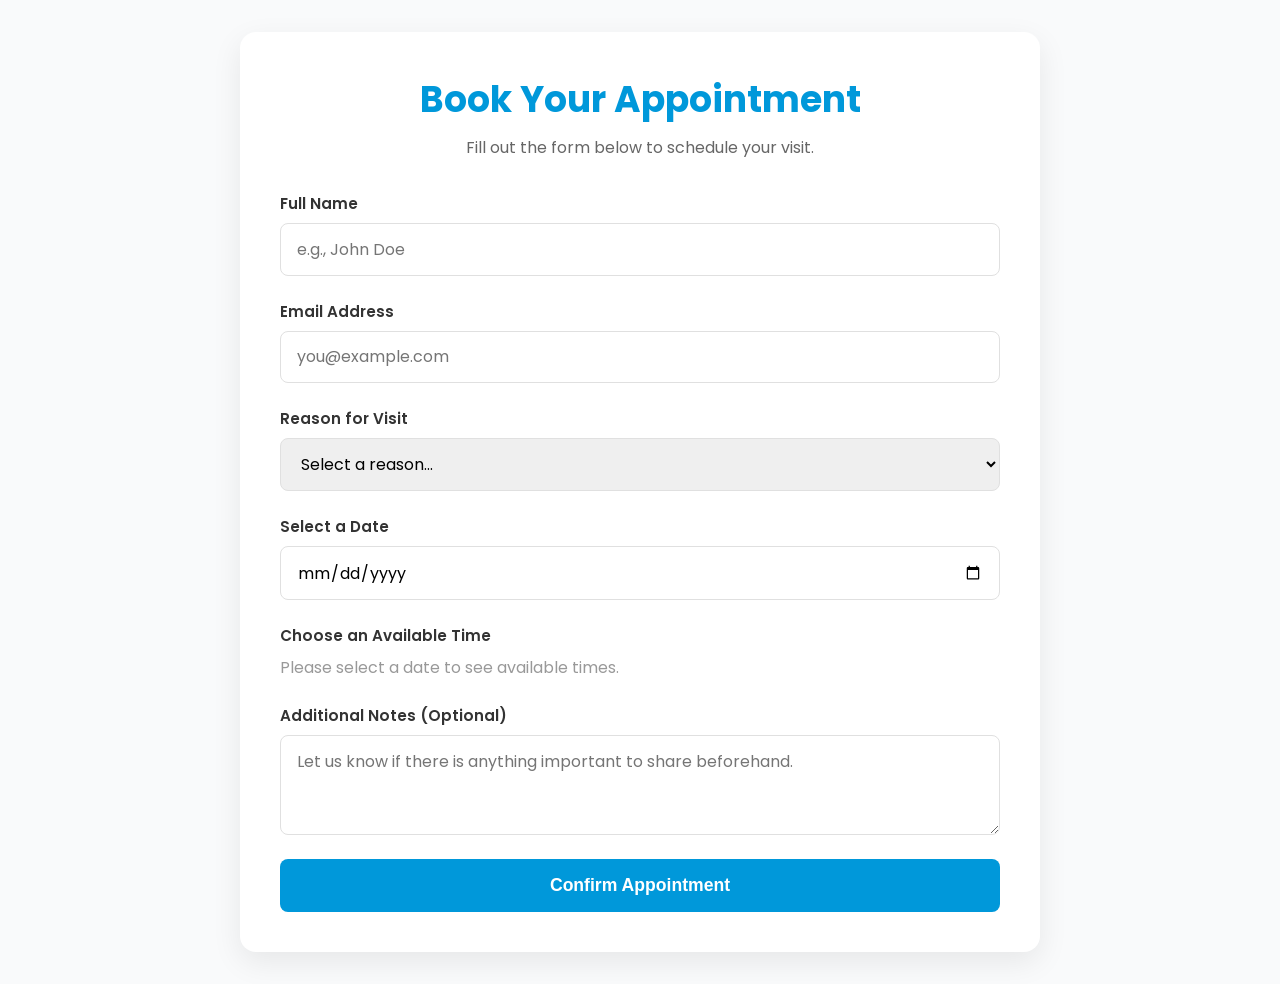
<file: booking.html>
<!doctype html>
<html lang="en">
  <head>
    <meta charset="UTF-8" />
    <meta name="viewport" content="width=device-width, initial-scale=1.0" />
    <title>Book an Appointment – CareSync</title>

    <link rel="preconnect" href="https://fonts.googleapis.com" />
    <link rel="preconnect" href="https://fonts.gstatic.com" crossorigin />
    <link
      href="https://fonts.googleapis.com/css2?family=Poppins:wght@400;500;600;700&display=swap"
      rel="stylesheet"
    />

    <style>
      /* General Styling */
      :root {
        --primary-color: #0098da; /* Blue */
        --primary-darker: #0076a3;
        --light-gray: #f9fafb;
        --text-dark: #333;
        --text-light: #666;
        --border-color: #e0e0e0;
      }

      * {
        margin: 0;
        padding: 0;
        box-sizing: border-box;
      }

      body {
        font-family: "Poppins", sans-serif;
        background-color: var(--light-gray);
        color: var(--text-dark);
        display: flex;
        justify-content: center;
        align-items: flex-start;
        min-height: 100vh;
        padding: 2rem 1rem;
      }

      /* Main Booking Container */
      .booking-container {
        background-color: white;
        padding: 2.5rem;
        border-radius: 16px;
        box-shadow: 0 10px 30px rgba(0, 0, 0, 0.08);
        width: 100%;
        max-width: 800px;
      }

      /* Header */
      header {
        text-align: center;
        margin-bottom: 2rem;
      }
      header h1 {
        color: var(--primary-color);
        font-weight: 700;
        font-size: 2.25rem;
      }
      header p {
        color: var(--text-light);
        margin-top: 0.5rem;
      }

      /* Form Styling */
      #bookingForm {
        display: grid;
        gap: 1.5rem;
      }
      .form-group {
        display: flex;
        flex-direction: column;
      }
      .form-group label {
        font-weight: 600;
        margin-bottom: 0.5rem;
        font-size: 0.95rem;
      }
      .form-group input,
      .form-group select,
      .form-group textarea {
        width: 100%;
        padding: 0.8rem 1rem;
        border: 1px solid var(--border-color);
        border-radius: 8px;
        font-size: 1rem;
        font-family: "Poppins", sans-serif;
        transition:
          border-color 0.3s,
          box-shadow 0.3s;
      }
      .form-group input:focus,
      .form-group select:focus,
      .form-group textarea:focus {
        outline: none;
        border-color: var(--primary-color);
        box-shadow: 0 0 0 3px rgba(5, 150, 105, 0.2);
      }
      textarea {
        resize: vertical;
        min-height: 100px;
      }

      /* Time Slots Styling */
      .time-slots-container {
        display: grid;
        grid-template-columns: repeat(auto-fill, minmax(100px, 1fr));
        gap: 0.75rem;
      }
      .time-slot {
        padding: 0.75rem;
        border: 1px solid var(--border-color);
        border-radius: 8px;
        text-align: center;
        cursor: pointer;
        font-weight: 500;
        transition: all 0.2s ease-in-out;
      }
      .time-slot:hover {
        background-color: #e6f5f1;
        border-color: var(--primary-color);
      }
      .time-slot.selected {
        background-color: var(--primary-color);
        color: white;
        border-color: var(--primary-color);
        font-weight: 600;
      }
      .time-slot.disabled {
        background-color: #f1f1f1;
        color: #aaa;
        cursor: not-allowed;
        text-decoration: line-through;
      }

      /* Submit Button */
      .submit-btn {
        background-color: var(--primary-color);
        color: white;
        font-size: 1.1rem;
        font-weight: 600;
        padding: 1rem;
        border: none;
        border-radius: 8px;
        cursor: pointer;
        width: 100%;
        transition:
          background-color 0.3s,
          transform 0.2s;
      }
      .submit-btn:hover {
        background-color: var(--primary-darker);
        transform: translateY(-2px);
      }

      /* Confirmation Message */
      .confirmation-message {
        display: none;
        text-align: center;
        padding: 2rem;
        border: 2px solid var(--primary-color);
        background-color: #e6f5f1;
        border-radius: 16px;
      }
      .confirmation-message h2 {
        color: var(--primary-darker);
        margin-bottom: 1rem;
      }
      .confirmation-message p {
        font-size: 1.1rem;
        line-height: 1.6;
      }
      .home-link {
        display: inline-block;
        margin-top: 1.5rem;
        padding: 0.8rem 1.5rem;
        background-color: var(--primary-color);
        color: white;
        text-decoration: none;
        border-radius: 8px;
        font-weight: 500;
        transition: background-color 0.3s;
      }
      .home-link:hover {
        background-color: var(--primary-darker);
      }

      /* Responsive Design */
      @media (max-width: 600px) {
        body {
          padding: 1rem 0.5rem;
        }
        .booking-container {
          padding: 1.5rem;
        }
        header h1 {
          font-size: 1.75rem;
        }
      }
    </style>
  </head>
  <body>
    <div class="booking-container">
      <header>
        <h1>Book Your Appointment</h1>
        <p>Fill out the form below to schedule your visit.</p>
      </header>

      <form id="bookingForm">
        <div class="form-group">
          <label for="patientName">Full Name</label>
          <input
            type="text"
            id="patientName"
            name="patientName"
            placeholder="e.g., John Doe"
            required
          />
        </div>
        <div class="form-group">
          <label for="email">Email Address</label>
          <input
            type="email"
            id="email"
            name="email"
            placeholder="you@example.com"
            required
          />
        </div>
        <div class="form-group">
          <label for="reason">Reason for Visit</label>
          <select id="reason" name="reason" required>
            <option value="" disabled selected>Select a reason...</option>
            <option value="general-checkup">General Check-up</option>
            <option value="follow-up">Follow-up</option>
            <option value="new-issue">New Health Issue</option>
            <option value="vaccination">Vaccination</option>
          </select>
        </div>
        <div class="form-group">
          <label for="appointmentDate">Select a Date</label>
          <input
            type="date"
            id="appointmentDate"
            name="appointmentDate"
            required
          />
        </div>
        <div class="form-group">
          <label>Choose an Available Time</label>
          <div id="timeSlots" class="time-slots-container">
            <p style="color: #999; grid-column: 1 / -1">
              Please select a date to see available times.
            </p>
          </div>
        </div>
        <div class="form-group">
          <label for="comments">Additional Notes (Optional)</label>
          <textarea
            id="comments"
            name="comments"
            placeholder="Let us know if there is anything important to share beforehand."
          ></textarea>
        </div>
        <button type="submit" class="submit-btn">Confirm Appointment</button>
      </form>

      <div id="confirmationMessage" class="confirmation-message">
        <h2>✅ Appointment Booked Successfully!</h2>
        <p>
          Thank you for scheduling with CareSync. A confirmation email with your
          appointment details has been sent.
        </p>
        <a href="index.html" class="home-link">← Go Back to Home</a>
      </div>
    </div>

    <script>
      document.addEventListener("DOMContentLoaded", () => {
        const dateInput = document.getElementById("appointmentDate");
        const timeSlotsContainer = document.getElementById("timeSlots");
        const bookingForm = document.getElementById("bookingForm");
        const confirmationMessage = document.getElementById(
          "confirmationMessage",
        );

        let selectedTimeSlot = null;
        dateInput.setAttribute("min", new Date().toISOString().split("T")[0]);

        const allTimeSlots = [
          "09:00 AM",
          "09:30 AM",
          "10:00 AM",
          "10:30 AM",
          "11:00 AM",
          "11:30 AM",
          "01:00 PM",
          "01:30 PM",
          "02:00 PM",
          "02:30 PM",
          "03:00 PM",
          "03:30 PM",
        ];

        function generateTimeSlots(date) {
          timeSlotsContainer.innerHTML = "";
          allTimeSlots.forEach((time) => {
            const slot = document.createElement("div");
            slot.classList.add("time-slot");
            slot.textContent = time;
            if (Math.random() > 0.6) {
              slot.classList.add("disabled");
            } else {
              slot.addEventListener("click", () => {
                if (selectedTimeSlot) {
                  selectedTimeSlot.classList.remove("selected");
                }
                slot.classList.add("selected");
                selectedTimeSlot = slot;
              });
            }
            timeSlotsContainer.appendChild(slot);
          });
        }

        dateInput.addEventListener("change", (e) => {
          selectedTimeSlot = null;
          if (e.target.value) {
            generateTimeSlots(e.target.value);
          } else {
            timeSlotsContainer.innerHTML =
              '<p style="color: #999;">Please select a date to see available times.</p>';
          }
        });

        bookingForm.addEventListener("submit", (e) => {
          e.preventDefault();
          if (!dateInput.value) {
            alert("Please select a date.");
            return;
          }
          if (!selectedTimeSlot) {
            alert("Please choose an available time slot.");
            return;
          }

          bookingForm.style.display = "none";
          confirmationMessage.style.display = "block";
        });
      });
    </script>
  </body>
</html>
</file>
